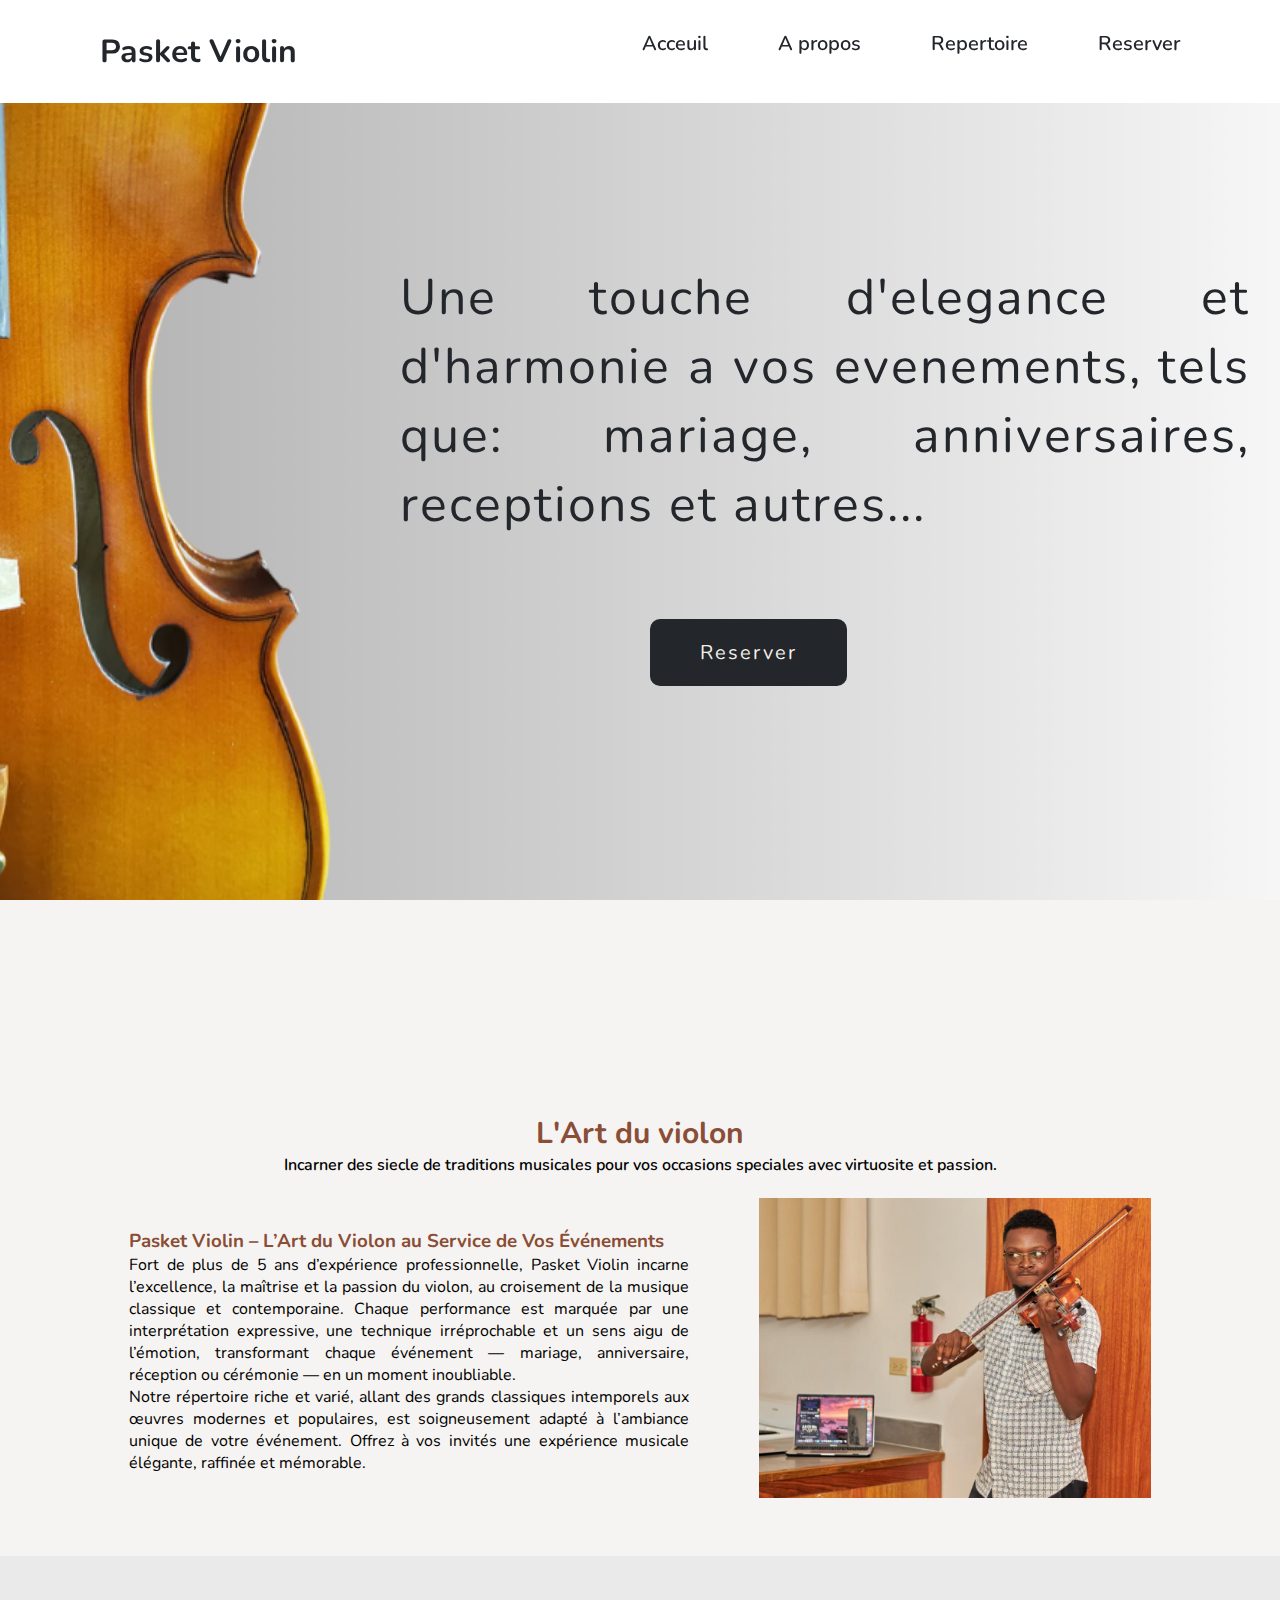
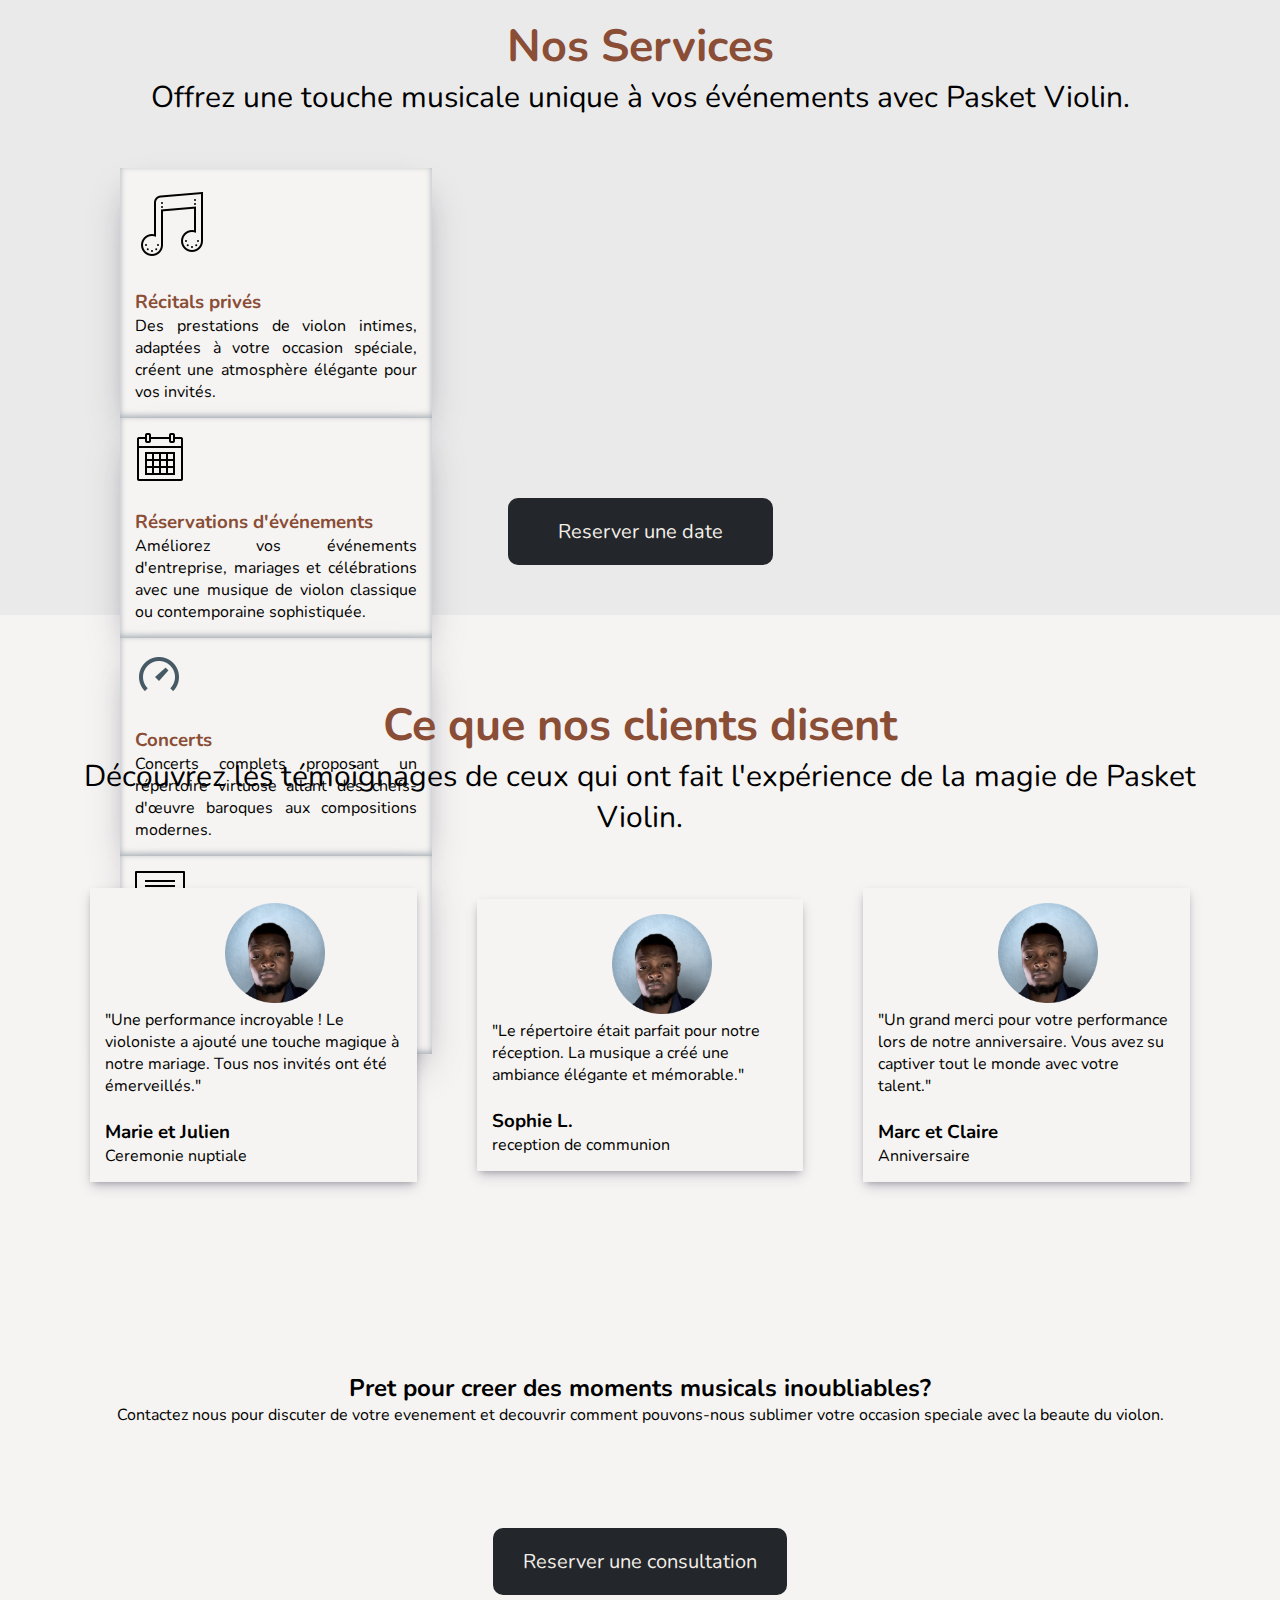
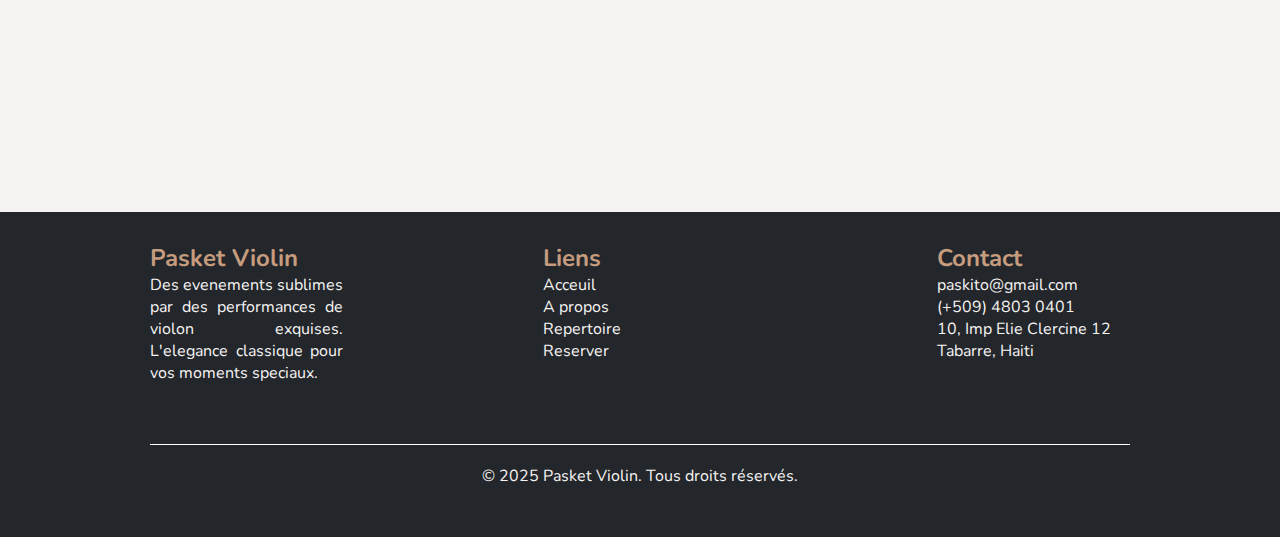
<file: index.html>
<!DOCTYPE html>
<html lang="en">
<head>
    <meta charset="UTF-8">
    <meta name="viewport" content="width=device-width, initial-scale=1.0">
    <title>Pasket Violin</title>
    <link
    rel="stylesheet"
    href="https://cdnjs.cloudflare.com/ajax/libs/animate.css/4.1.1/animate.min.css"/>
    <link rel="stylesheet" href="https://cdnjs.cloudflare.com/ajax/libs/font-awesome/4.7.0/css/font-awesome.min.css">
    <link rel="preconnect" href="https://fonts.googleapis.com">
    <link rel="preconnect" href="https://fonts.gstatic.com" crossorigin>
    <link href="https://fonts.googleapis.com/css2?family=Nunito:ital,wght@0,200..1000;1,200..1000&family=Roboto:ital,wght@0,100..900;1,100..900&display=swap" rel="stylesheet">
    <link rel="stylesheet" href="css/home.css">
    <link href="https://cdn.jsdelivr.net/npm/bootstrap@5.3.6/dist/css/bootstrap.min.css" rel="stylesheet" integrity="sha384-4Q6Gf2aSP4eDXB8Miphtr37CMZZQ5oXLH2yaXMJ2w8e2ZtHTl7GptT4jmndRuHDT" crossorigin="anonymous">
</head>
<body>
    <header class="header">
        <div class="header__logo">
            <a href="index.html"><h1>Pasket Violin</h1></a>
        </div>
        <nav class="header__nav">
            <ul>
                <li><a href="index.html">Acceuil</a></li>
                <li><a href="info.html">A propos</a></li>
                <li><a href="#services">Repertoire</a></li>
                <li><a href="#contact">Reserver</a></li>
            </ul>
        </nav>
    </header>

    <section class="presentation">
        <div class="presentaion_content">
            <p class="text">Une touche d'elegance et d'harmonie a vos evenements, tels que: mariage, anniversaires, receptions et autres... <br>
            </p>
            <div class="btn"><a href="#" id="reservation" class="reservation">Reserver</a></div>
        </div> 
    </section>

    <section class="story">
        <div class="story_title">
            <h2>L'Art du violon</h2>
            <p>Incarner des siecle de traditions musicales pour vos occasions speciales avec virtuosite et passion.</p>
        </div>
        <div class="story_content">
            <div class="story_content_text">
                <h3>Pasket Violin – L’Art du Violon au Service de Vos Événements</h3>
                <p>Fort de plus de 5 ans d’expérience professionnelle, Pasket Violin incarne l’excellence, 
                    la maîtrise et la passion du violon, au croisement de la musique classique et contemporaine. 
                    Chaque performance est marquée par une interprétation expressive, une technique irréprochable 
                    et un sens aigu de l’émotion, transformant chaque événement — mariage, anniversaire, réception ou cérémonie — 
                    en un moment inoubliable.
                    <br>
                    Notre répertoire riche et varié, allant des grands classiques intemporels aux œuvres modernes et populaires, 
                    est soigneusement adapté à l’ambiance unique de votre événement. Offrez à vos invités une expérience musicale 
                    élégante, raffinée et mémorable.
                </p>
            </div>
            <div class="story_content_img">
                <img src="asset/images/img1.JPG" alt="">
            </div>
        </div>
    </section>

    <aside class="services">
        <div class="services_title">
            <h2>Nos Services</h2>
            <p>Offrez une touche musicale unique à vos événements avec Pasket Violin.</p>
        </div>
        <div class="container services_content">
            <div class="row">
                <div class="service_item col-lg-3 col-md-6 col-sm-12">
                    <img src="[data-uri]" alt="music">                <!-- <i class="fa-solid fa-music"></i> <br> -->
                    <h3>Récitals privés</h3>
                    <p>Des prestations de violon intimes, adaptées à votre occasion spéciale, 
                        créent une atmosphère élégante pour vos invités.</p>
                </div>
                <div class="service_item col-lg-3 col-md-6 col-sm-12">
                    <img src="[data-uri]" alt="calendar--v1">                
                    <h3>Réservations d'événements</h3>
                    <p>Améliorez vos événements d'entreprise, mariages et célébrations avec une musique de violon 
                        classique ou contemporaine sophistiquée.</p>
                </div>
                <div class="service_item col-lg-3 col-md-6 col-sm-12">
                    <img src="[data-uri]" alt="ookla-speedtest">
                    <h3>Concerts</h3>
                    <p>Concerts complets proposant un répertoire virtuose allant des chefs-d'œuvre 
                        baroques aux compositions modernes.</p>
                </div>
                <div class="service_item col-lg-3 col-md-6 col-sm-12">
                    <img src="[data-uri]" alt="diploma">
                    <h3>Éducation musicale</h3>
                    <p>Master classes, ateliers et cours particuliers pour les violonistes en herbe de tous âges et de tous niveaux.</p>
                </div>
            </div>
        </div>
        <div class="appointment">
            <a href="#" id="appo" class="appo">Reserver une date</a>
        </div>
    </aside>
    <section class="testemony">
        <div class="testemony_title">
            <h2>Ce que nos clients disent</h2>
            <p>Découvrez les témoignages de ceux qui ont fait l'expérience de la magie de Pasket Violin.</p>
        </div>
        <div class="testemony_content">
            <div class="testemony_item">
                <img src="asset/images/profile-pic.png" alt="">
                <p>"Une performance incroyable ! Le violoniste a ajouté une touche magique à notre mariage. 
                    Tous nos invités ont été émerveillés."</p><br>
                <h3>Marie et Julien</h3>
                <span>Ceremonie nuptiale</span>
            </div>
            <div class="testemony_item">
                <img src="asset/images/profile-pic.png" alt="">
                <p>"Le répertoire était parfait pour notre réception. 
                    La musique a créé une ambiance élégante et mémorable."</p><br>
                <h3>Sophie L.</h3>
                <span>reception de communion</span>
            </div>
            <div class="testemony_item">
                <img src="asset/images/profile-pic.png" alt="">
                <p>"Un grand merci pour votre performance lors de notre anniversaire. 
                    Vous avez su captiver tout le monde avec votre talent."</p><br>
                <h3>Marc et Claire</h3>
                <span>Anniversaire</span>
            </div>
        </div>
    </section>

    <section class="consultation">
        <div class="consultaion_content">
            <h2>Pret pour creer des moments musicals inoubliables?</h2>
            <p>Contactez nous pour discuter de votre evenement et decouvrir comment pouvons-nous sublimer votre occasion speciale
                avec la beaute du violon.
            </p><br>
            <div class="btn"><a href="#" class="consult">Reserver une consultation</a></div>
        </div>
    </section>
    
    <footer>
        <div class="footer_content">
            <div class="footer_items">
                <div class="footer_item">
                    <h2><a href="index.html" class="">Pasket Violin</a></h2>
                    <p>Des evenements sublimes par des performances de violon exquises. L'elegance classique pour vos moments speciaux.</p>
                </div>
                <div class="footer_item">
                    <h2>Liens</h2>
                    <ul>
                        <li><a href="index.html">Acceuil</a></li>
                        <li><a href="info.html">A propos</a></li>
                        <li><a href="#">Repertoire</a></li>
                        <li><a href="#">Reserver</a></li>
                    </ul>
                </div>
                <div class="footer_item">
                    <h2>Contact</h2>
                    <p>paskito@gmail.com</p>
                    <p>(+509) 4803 0401</p>
                    <p>10, Imp Elie Clercine 12 <br> Tabarre, Haiti</p>
                </div>
            </div>
            <div class="right"><p>© 2025 Pasket Violin. Tous droits réservés.</p></div>
            
        </div>
    </footer>

    <script src="https://cdn.jsdelivr.net/npm/@popperjs/core@2.11.8/dist/umd/popper.min.js" integrity="sha384-I7E8VVD/ismYTF4hNIPjVp/Zjvgyol6VFvRkX/vR+Vc4jQkC+hVqc2pM8ODewa9r" crossorigin="anonymous"></script>
    <script src="https://cdn.jsdelivr.net/npm/bootstrap@5.3.6/dist/js/bootstrap.min.js" integrity="sha384-RuyvpeZCxMJCqVUGFI0Do1mQrods/hhxYlcVfGPOfQtPJh0JCw12tUAZ/Mv10S7D" crossorigin="anonymous"></script>   
</body>
</html>


<!-- <a href="#"><img src="[data-uri]" alt="facebook-new"></a>
<a href="#"><img src="[data-uri]" alt="instagram-new--v1"></a>
<a href="#"><img src="[data-uri]" alt="twitterx--v2"></a> -->
</file>
<file: css/home.css>
* {
    font-family: "Nunito", sans-serif;
    font-optical-sizing: auto;
    font-weight: weight;
    font-style: normal;
    margin: 0;
    padding: 0;
    box-sizing: border-box;
}

:root {
    --background-color: rgb(235, 234, 234);
    --background-prinp: #F6F4F2;
    --text-color: #23262b;
    --survol: #8A4D36;
    --bouton: 	#C59C7E;
    --btn_hover: #3f444d;
}

body {
    background-color: var(--background-prinp);
    font-family: 'Arial', sans-serif;
}

/* header */

.header{
    padding: 30px 100px;
    display: flex;
    justify-content: space-between;
    box-shadow: 0 2px 5px rgba(0, 0, 0, 0.1);
    position: sticky;
    top: 0;
    background-color: white;
}

.header__logo a{
    color: var(--text-color);
    text-decoration: none;
}


/* Menu */
.header__nav ul {
    list-style: none;
    display: flex;
    gap: 70px;
}

.header__nav ul >li {
    font-size: 20px;
    font-weight: 600;

}

.header__nav ul >li a{
    text-decoration: none;
    color: var(--text-color);
}

.header__nav ul >li a:hover{
    text-decoration: underline;
}

/* Presentation */
.presentation {
    height: 100vh;
    padding: 0 30px 0 400px;
    position: relative;
    background: url(../asset/images/background1.jpg) no-repeat center center fixed;
    -webkit-background-size: cover;
    -moz-background-size: cover;
    background-size: cover;
    text-align: center;
    color: #fff;
    padding-top: 110px;
    min-height: 500px;
    letter-spacing: 2px;
    font-family: "Montserrat", sans-serif;
}

.presentaion_content {
    margin-top: 50px;
    height: 100%;
    text-justify: inter-word;
    text-align: justify;
}

.text {
    font-size: 50px;
    color: var(--text-color);
}

.btn {
    margin-top: 100px;
}

.reservation {
    /* background-color: #F3EFE8; */
    color: #F3EFE8;
    padding: 20px 50px;
    border: none;
    border-radius: 10px;
    text-decoration: none;
    font-size: 20px;
    cursor: pointer;
    margin-left: 250px;
    background-color: var(--text-color);
}

.reservation:hover {
    background-color: var(--btn_hover);
    color: #F3EFE8;
}

/* Story */
.story {
    padding: 30px;
    margin-top: 80px;
}

.story_title {
    text-align: center;
}

.story_title h2 {
    color: var(--survol);
    font-size: 30px;
}

.story_title p {
    font-weight: 600;
}

.story_content {
    display: flex;
    justify-content: center;
    align-items: center;
    height: 350px;
    padding: 50px;
    gap: 70px;
}

.story_content_text {
    text-align: center;
    width: 50%;
    text-align: justify;
}

.story_content_text h3 {
    color: var(--survol);
}

.story_content_img {
    width: 35%;
    /* height: 100%; */
    /* display: flex; */
    justify-content: center;
    align-items: center;
}

.story_content_img img {
    width: 100%;
    height: 300px;
    object-fit: cover;
}

/* Service */

.services_title {
    text-align: center;
    margin-top: 40px;
    font-size: 30px;
}

.services_title h2 {
    color: var(--survol);
}

.service_item h3 {
    margin-top: 20px;
}

.services {
    background-color: var(--background-color);
    padding: 20px 70px 70px;
    height: 100%;
}

.services_content {
    /* display: flex; */
    justify-content: center;
    align-items: center;
    height: 350px;
    padding: 50px;
}

.service_item {
    width: 30%;
    height: auto;
    background-color: var(--background-prinp);
    padding: 15px;
    box-shadow: rgba(50, 50, 93, 0.25) 0px 20px 40px -10px, rgba(0, 0, 0, 0.3) 0px 15px 30px -15px, rgba(10, 37, 64, 0.35) 0px -2px 6px 0px inset;
    animation: pulse;
    animation-duration: 1.5s;
}

.service_item:hover {
    box-shadow: rgba(50, 50, 93, 0.25) 0px 20px 40px -10px, rgba(0, 0, 0, 0.3) 0px 15px 30px -15px, rgba(10, 37, 64, 0.35) 0px -2px 6px 0px inset;
    transform: scale(1.05);
    transition: all .5s ease-in-out;
}

.service_item img {
    color: var(--survol);
}

.service_item h3 {
    color: var(--survol);
}

.service_item p {
    text-align: justify;
    
}

.appointment {
    text-align: center;
    margin-top: 50px;
}

.appo {
    background-color: var(--text-color);
    color: #F3EFE8;
    padding: 20px 50px;
    border: none;
    border-radius: 10px;
    text-decoration: none;
    font-size: 20px;
    cursor: pointer;
}

.appo:hover {
    background-color: var(--btn_hover);
    color: #F3EFE8;
}

/* Testemony */
.testemony {
    padding: 40px;
}
.testemony_title {
    text-align: center;
    margin-top: 40px;
    font-size: 30px;
}

.testemony_title h2 {
    color: var(--survol);
}
.testemony_content {
    display: flex;
    justify-content: center;
    align-items: center;
    height: auto;
    padding: 50px;
    gap: 60px;
}

.testemony_item {
    width: 30%;
    height: auto;
    background-color: var(--background-prinp);
    padding: 15px;
    box-shadow: rgba(50, 50, 93, 0.25) 0px 6px 12px -2px, rgba(0, 0, 0, 0.3) 0px 3px 7px -3px;
    animation: pulse;
    animation-duration: 1.5s;
}

.testemony_item img {
    height: 100px;
    margin-left: 120px;
}

/* Consultation */

.consultation {
    background: url(../asset/images/Bacground3.jpg) no-repeat center center fixed;
    background-size: cover;
    height: 60vh;
    padding: 100px;
}

.consultaion_content {
    text-align: center;
}

.consultaion_content a{
    text-decoration: none;
    background-color: var(--text-color);
    color: #F3EFE8;
    padding: 20px 30px;
    border: none;
    border-radius: 10px;
    text-decoration: none;
    font-size: 20px;
    cursor: pointer;
}



/* Footer */
.footer_content {
    background-color: var(--text-color);
    color: var(--background-prinp);
    padding: 30px 150px;
}

.footer_items {
    display: flex;
    gap: 200px;
}

.footer_item {
    width: 30%;
}

.footer_item p {
    text-align: justify;
}

.right {
    border-top: 1px solid white;
    margin-top: 60px;
    text-align: center;
    padding: 20px 0;
}

.footer_item h2>a {
    color: var(--bouton);
    text-decoration: none;

}

.footer_item h2 {
    color: var(--bouton);
}

.footer_item ul>li {
    list-style: none;
}

.footer_item ul>li a{
    text-decoration: none;
    color: var(--background-prinp);
}

.footer_item ul>li a:hover{
    text-decoration: underline;
}

/* responsive */
@media (min-width: 768px) and (max-width: 1024px) {
    .header {
        padding: 30px 100px;
        position: sticky;
        top: 0;
        background-color: white;
    }
    
    .header__nav ul {
        display: none;
    }
    
    .presentation {
        /* background-size: 100vw 100vh; */
        /* background-size: cover; */
        background-position: center;
        padding: 0 0 0 250px;
        background: url(../asset/images/background1.jpg) no-repeat center center fixed;
        background-size: contain;
        background-position: top;
        height: 10vh;
        margin-top: 0;
    }

    .presentaion_content {
        margin-top: 0;
    }

    .presentaion_content p {
        padding-top: 50px;
    }

    .text {
        font-size: 30px;
        color: var(--text-color);
    }

    .btn {
        margin-top: 50px;
    }

    .story {
        margin-top: 0;
    }

    .story_title {
        padding-bottom: 50px;
    }

    .story_content {
        height: auto;
        padding: 20px;
    }

    .story_content_img {
        height: 100%;
    }

    .appointment {
        margin-top: 250px;
    }
    .testemony_item {
        margin-top: 25px;
    }

    .testemony_item img {
        margin-left: 30px;

    }

    .footer_content {
        padding: 30px 50px;
    }

    .footer_items {
        gap: 100px;
    }
}
</file>
